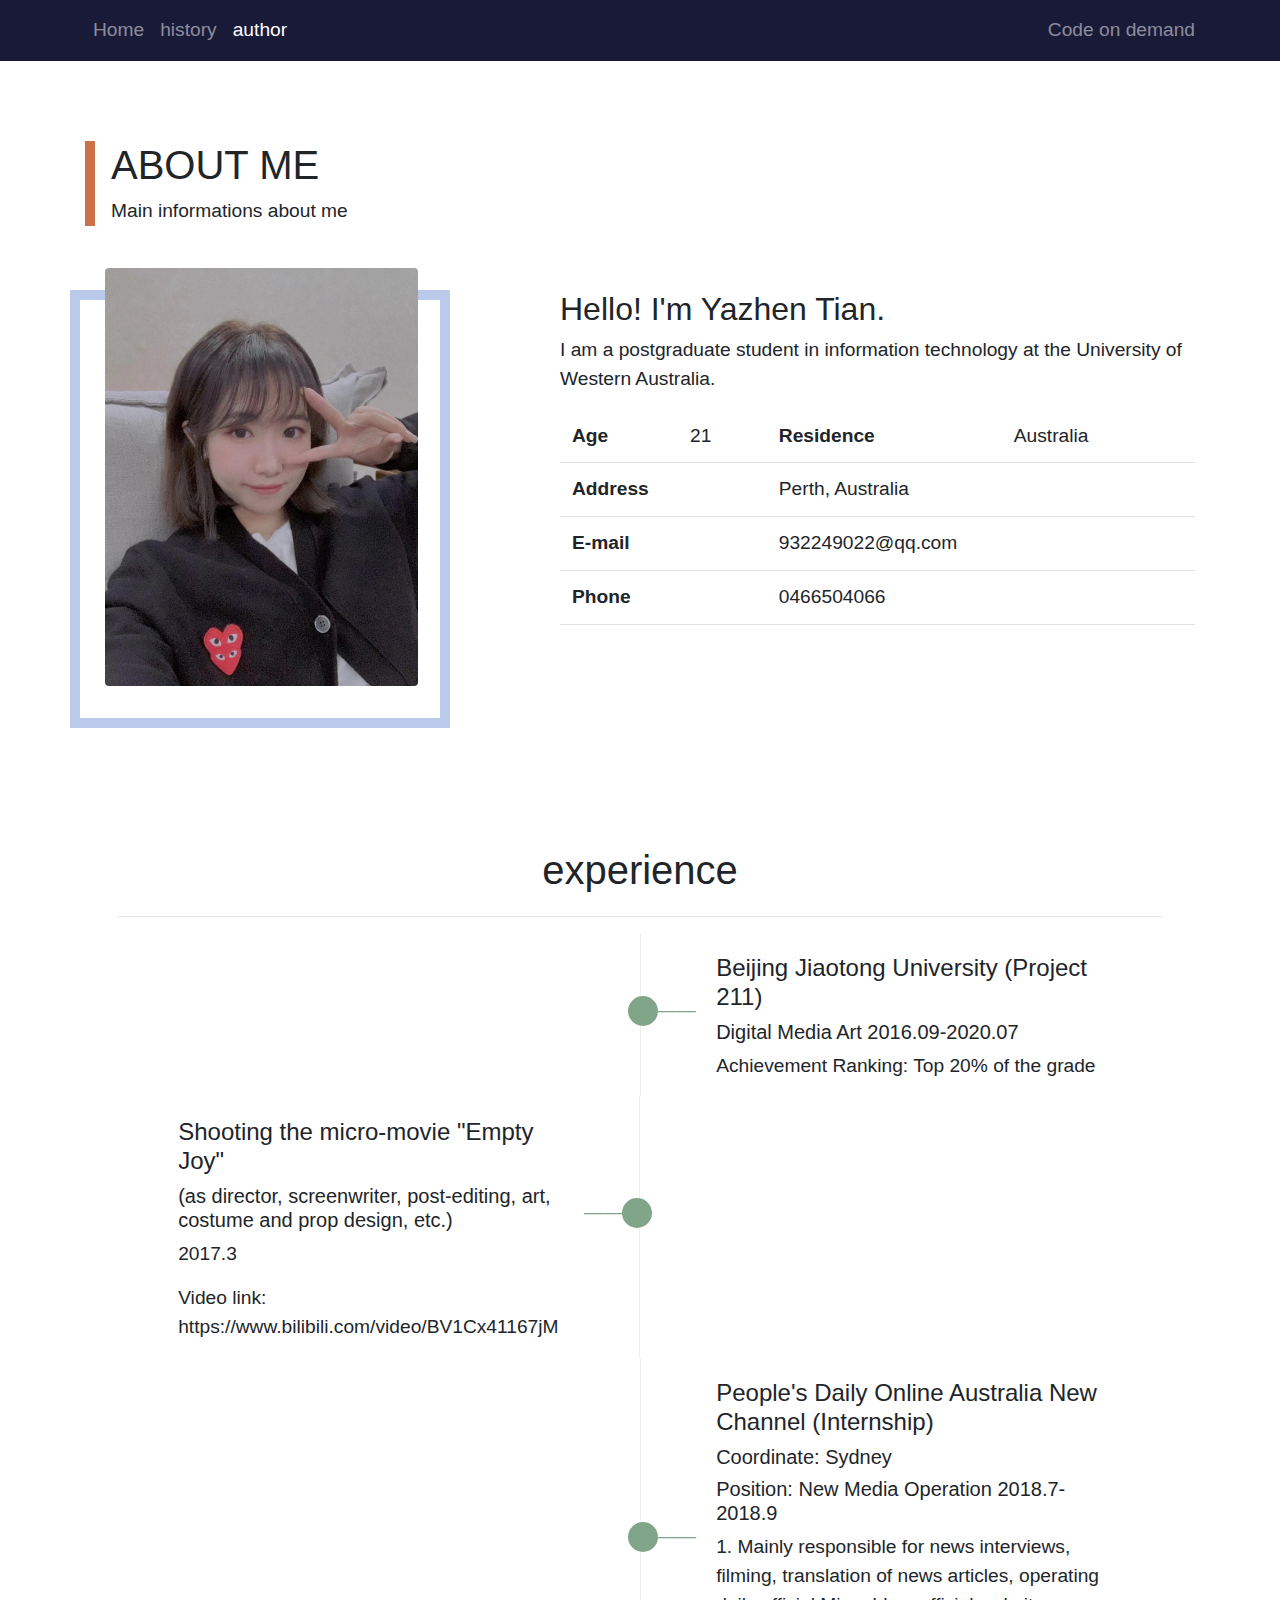
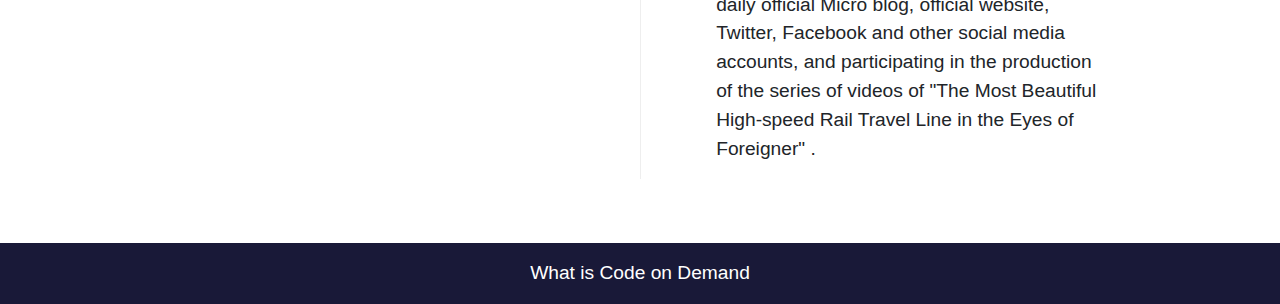
<file: author.html>
<!DOCTYPE html>
<html lang="en">

<head>
    <meta charset="UTF-8">
    <meta http-equiv="X-UA-Compatible" content="IE=edge">
    <meta name="viewport" content="width=device-width, initial-scale=1.0">
    <link rel="stylesheet" href="css/bootstrap.min.css">
    <link rel="stylesheet" href="css/style.css">
    <title>about me</title>
</head>

<body>
    <!-- nav -->
    <nav class="navbar navbar-expand-lg navbar-dark">
        <div class="container">
            <button class="navbar-toggler" type="button" data-toggle="collapse" data-target="#navbarText" aria-controls="navbarText" aria-expanded="false" aria-label="Toggle navigation">
              <span class="navbar-toggler-icon"></span>
            </button>
            <!-- collapse -->
            <div class="collapse navbar-collapse" id="navbarText">
                <ul class="navbar-nav mr-auto">
                    <li class="nav-item">
                        <a class="nav-link" href="./index.html">Home</a>
                    </li>
                    <li class="nav-item">
                        <a class="nav-link" href="./history.html">history</a>
                    </li>
                    <li class="nav-item active">
                        <a class="nav-link" href="./author.html">author</a>
                    </li>
                </ul>
                <!-- navbar-text -->
                <span class="navbar-text">Code on demand</span>
            </div>
        </div>
    </nav>
    <!-- /nav -->
    <!-- about me -->
    <section class="container about">
        <div class="tit">
            <h1>ABOUT ME</h1>
            <p>Main informations about me</p>
        </div>
        <div class="row">
            <div class="col-md-4 about-lf">
                <img src="./images/me.png" alt="" class="rounded" id="me">
            </div>
            <div class="col-md-7 offset-1 about-rg">
                <h2>Hello! I'm Yazhen Tian.</h2>
                <p>
                    I am a postgraduate student in information technology at the University of Western Australia.
                </p>
                <table class="table">
                    <tbody>
                        <tr>
                            <th>Age</th>
                            <td>21</td>
                            <th>Residence</th>
                            <td>Australia</td>
                        </tr>
                        <tr>
                            <th colspan="2">Address</th>
                            <td colspan="2"> Perth, Australia</td>
                        </tr>
                        <tr>
                            <th colspan="2">E-mail</th>
                            <td colspan="2"> 932249022@qq.com</td>
                        </tr>
                        <tr>
                            <th colspan="2">Phone</th>
                            <td colspan="2">0466504066</td>
                        </tr>
                    </tbody>
                </table>
            </div>
        </div>
    </section>
    <!-- experience -->
    <section class="container experience">
        <h1>experience</h1>
        <hr>
        <div class="row">
            <div class="col-md-6 offset-6 text-rg">
                <h4>Beijing Jiaotong University (Project 211) </h4>
                <h5>Digital Media Art 2016.09-2020.07</h5>
                <p>Achievement Ranking: Top 20% of the grade</p>
                <span><i></i>——</span>
            </div>
            <div class="col-md-6 text-lf">
                <h4>Shooting the micro-movie "Empty Joy" </h4>
                <h5>(as director, screenwriter, post-editing, art, costume and prop design, etc.)</h5>
                <p>2017.3</p>
                <p>Video link: https://www.bilibili.com/video/BV1Cx41167jM</p>
                <span>——<i></i></span>
            </div>
            <div class="col-md-6 offset-6 text-rg">
                <h4>People's Daily Online Australia New Channel (Internship) </h4>
                <h5>Coordinate: Sydney</h5>
                <h5>Position: New Media Operation 2018.7-2018.9</h5>
                <p>
                    1. Mainly responsible for news interviews, filming, translation of news articles, operating daily official Micro blog, official website, Twitter, Facebook and other social media accounts, and participating in the production of the series of videos of
                    "The Most Beautiful High-speed Rail Travel Line in the Eyes of Foreigner" .
                </p>
                <!-- <p>
                    2. Responsible for contacting institutions, docking news interviews, and publishing a number of interviews on the official website of People's Daily Online.
                </p>
                <p>
                    3. Welcome the Xiamen University student delegation to Sydney, and welcome the delegation to learn about Sydney.
                </p> -->
                <span><i></i>——</span>
            </div>
        </div>
    </section>
    <!-- footer -->
    <footer>
        What is Code on Demand
    </footer>

    <script src="./js/jquery-3.6.0.min.js"></script>
    <script src="./js/bootstrap.min.js"></script>
</body>

</html>
</file>
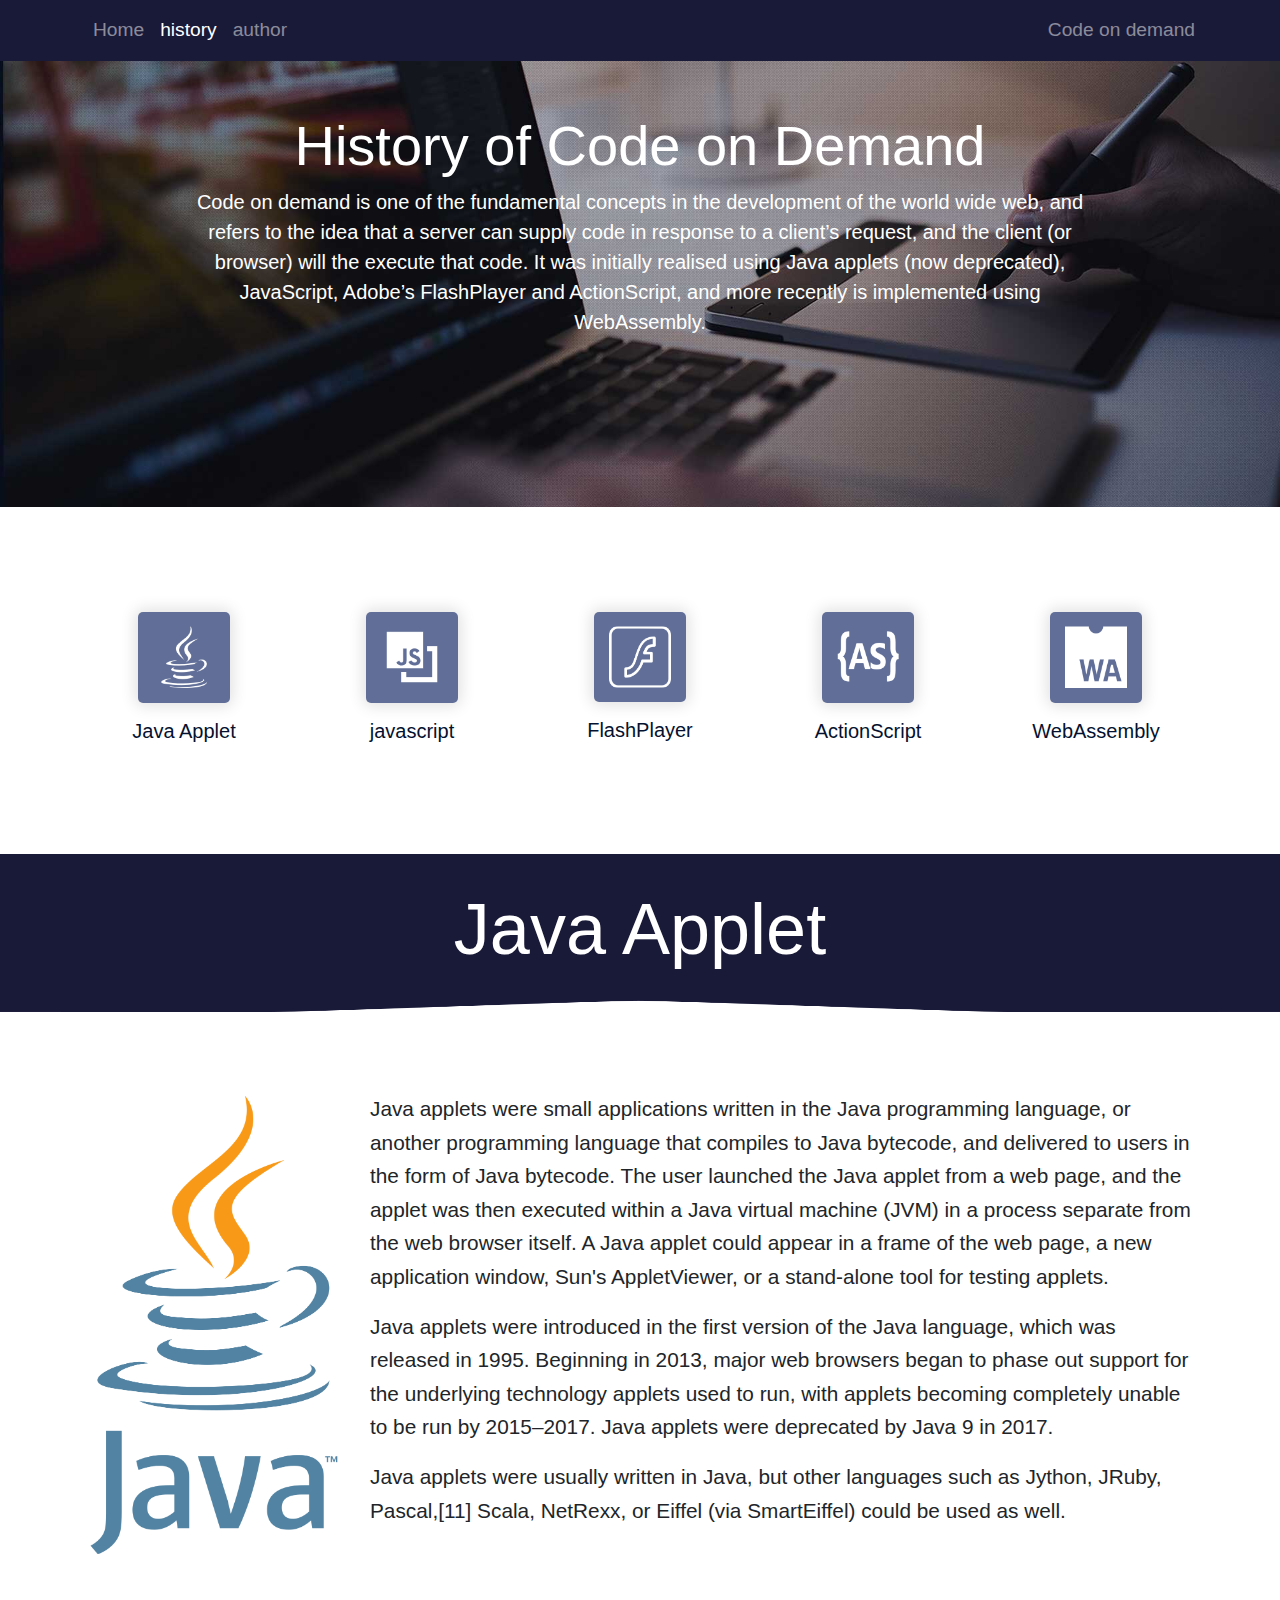
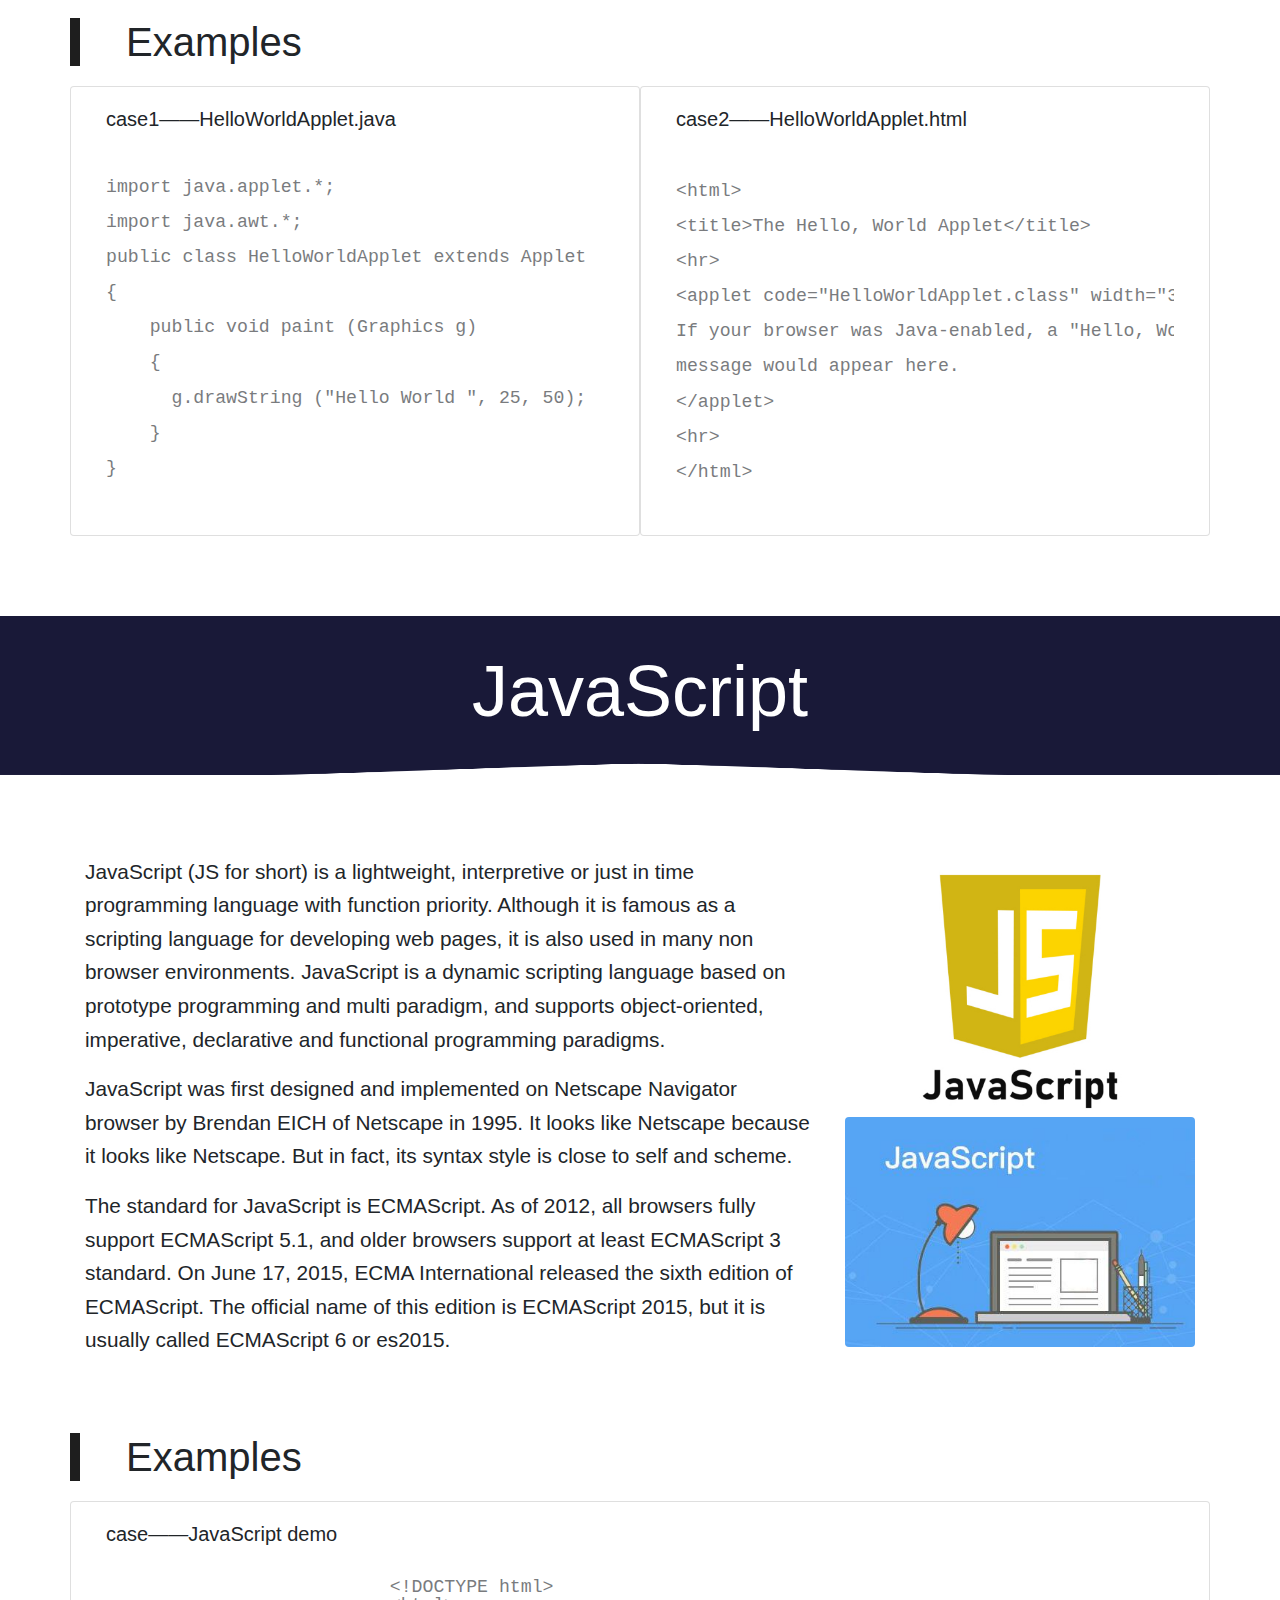
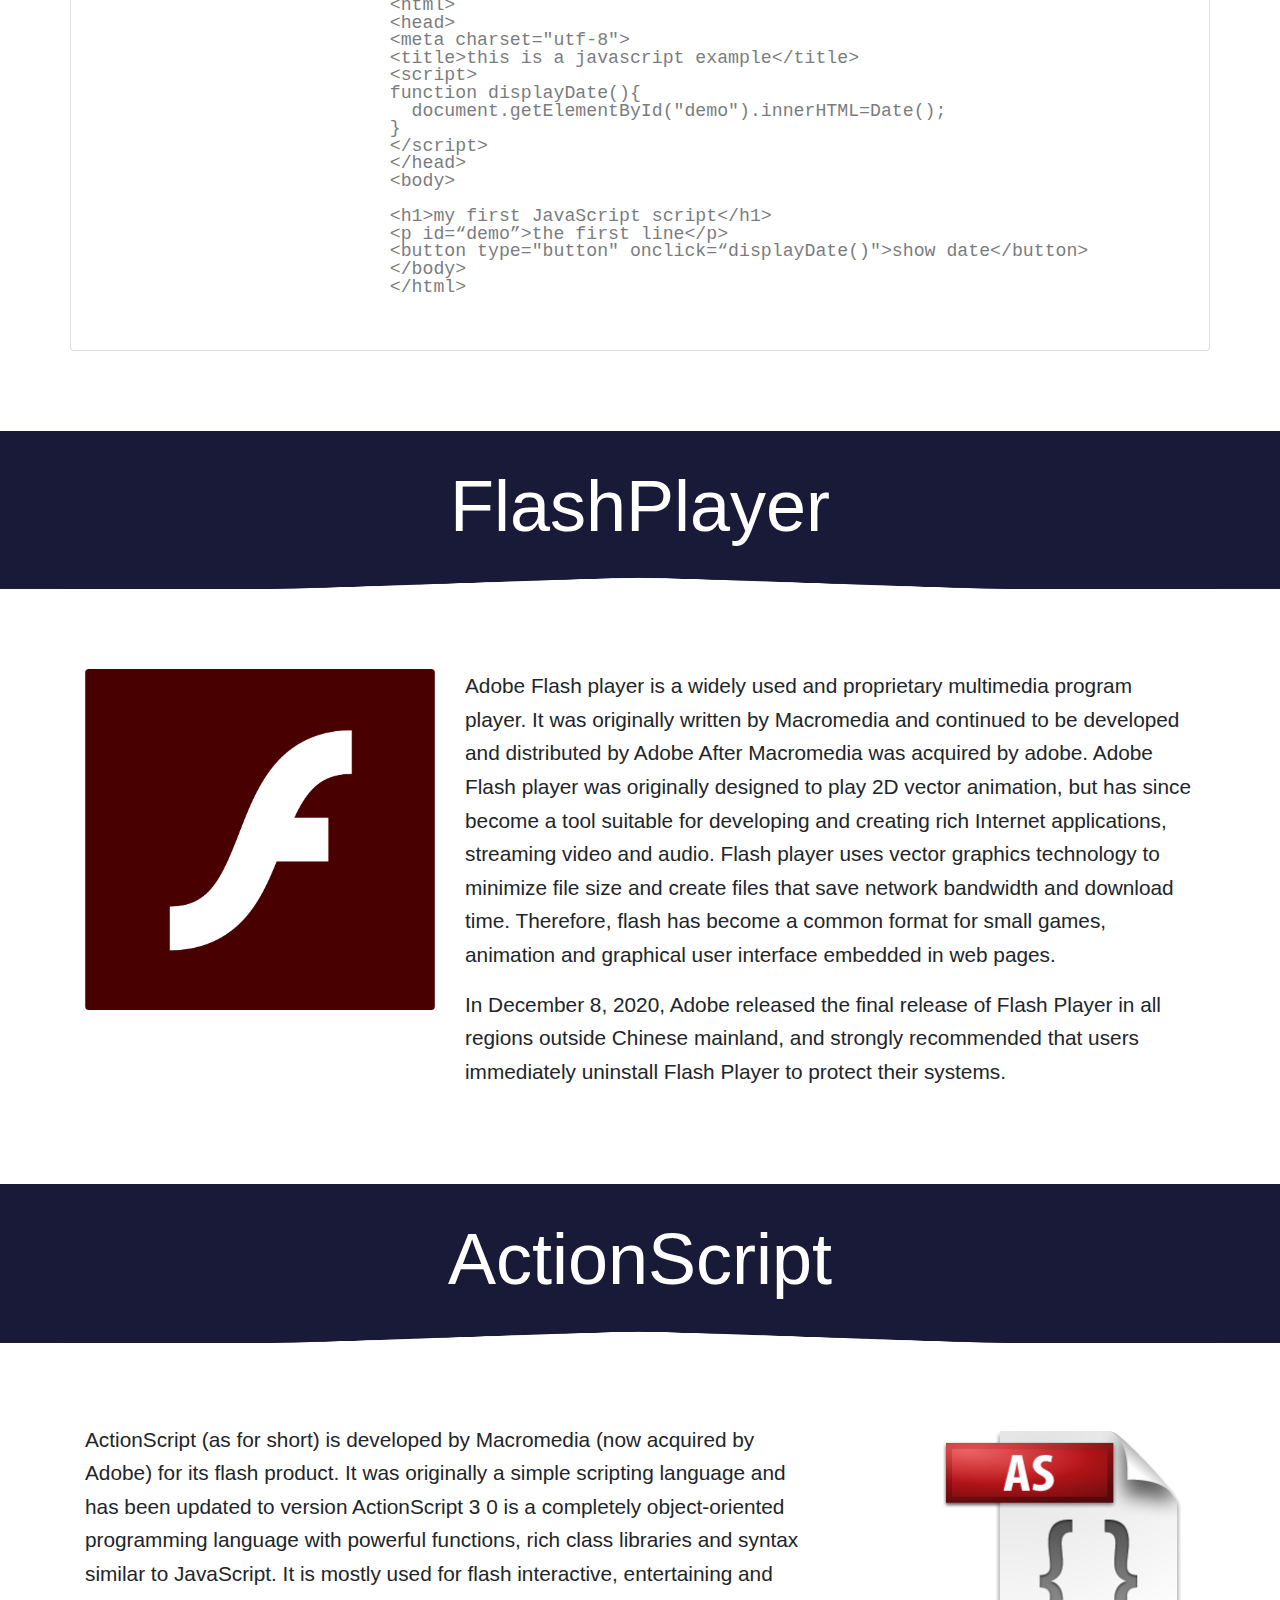
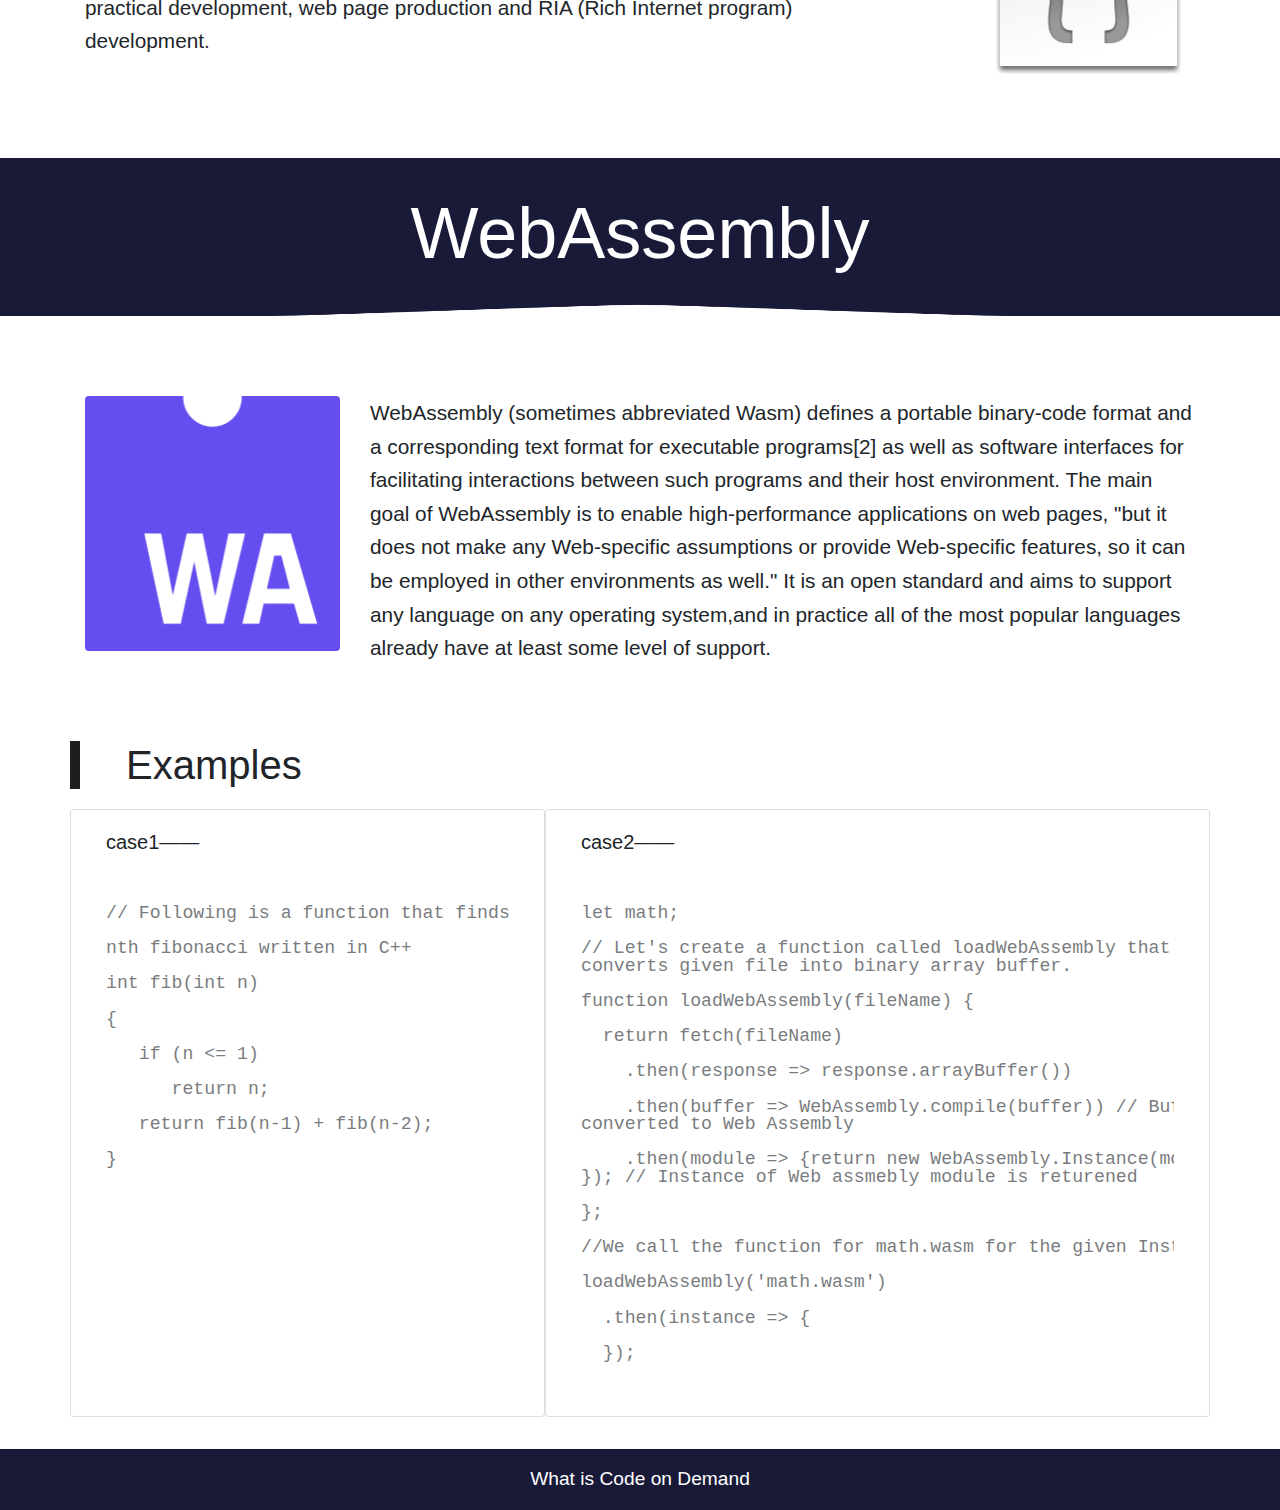
<file: history.html>
<!DOCTYPE html>
<html lang="en">

<head>
    <meta charset="UTF-8">
    <meta http-equiv="X-UA-Compatible" content="IE=edge">
    <meta name="viewport" content="width=device-width, initial-scale=1.0">
    <link rel="stylesheet" href="css/bootstrap.min.css">
    <link rel="stylesheet" href="css/style.css">
    <title>history</title>
</head>

<body>
    <!-- nav -->
    <nav class="navbar navbar-expand-lg navbar-dark">
        <div class="container">
            <button class="navbar-toggler" type="button" data-toggle="collapse" data-target="#navbarText" aria-controls="navbarText" aria-expanded="false" aria-label="Toggle navigation">
              <span class="navbar-toggler-icon"></span>
            </button>
            <!-- collapse -->
            <div class="collapse navbar-collapse" id="navbarText">
                <ul class="navbar-nav mr-auto">
                    <li class="nav-item">
                        <a class="nav-link" href="./index.html">Home</a>
                    </li>
                    <li class="nav-item active">
                        <a class="nav-link" href="./history.html">history</a>
                    </li>
                    <li class="nav-item">
                        <a class="nav-link" href="./author.html">author</a>
                    </li>
                </ul>
                <!-- navbar-text -->
                <span class="navbar-text">Code on demand</span>
            </div>
        </div>
    </nav>
    <!-- carousel -->
    <div id="carouselExampleCaptions" class="carousel slide" data-ride="carousel">
        <div class="carousel-inner">
            <div class="carousel-item active">
                <img src="./images/big1.jpg" class="d-block w-100" alt="...">
                <div class="carousel-caption d-none d-md-block">
                    <h1 class="display-4">History of Code on Demand</h1>
                    <p class="lead">Code on demand is one of the fundamental concepts in the development of the world wide web, and refers to the idea that a server can supply code in response to a client’s request, and the client (or browser) will the execute that code.
                        It was initially realised using Java applets (now deprecated), JavaScript, Adobe’s FlashPlayer and ActionScript, and more recently is implemented using WebAssembly. </p>
                </div>
            </div>
        </div>
    </div>
    <!-- history -->
    <div class="container history">
        <div class="row">
            <a href="#part1" class="col">
                <img src="./images/java.png" alt="">
                <h5>Java Applet</h5>
            </a>
            <a href="#part2" class="col">
                <img src="./images/javascript.png" alt="">
                <h5>javascript</h5>
            </a>
            <a href="#part3" class="col">
                <img src="./images/flashplayer.png" alt="">
                <h5>FlashPlayer</h5>
            </a>
            <a href="#part4" class="col">
                <img src="./images/actionscript.png" alt="">
                <h5>ActionScript</h5>
            </a>
            <a href="#part5" class="col">
                <img src="./images/webassembly.png" alt="">
                <h5>WebAssembly</h5>
            </a>
        </div>
    </div>
    <!-- part1 java applet -->
    <section class="part" id="part1">
        <h1 class="display-3">Java Applet</h1>
        <div class="container">
            <div class="row">
                <div class="col-md-3">
                    <img src="./images/Java1.png " alt=" " class="rounded float-left ">
                </div>
                <div class="col-md-9 ">
                    <!-- <p> Applet is a java program. It generally runs in a web browser that supports Java. Because it has complete Java API support, applet is a full-featured Java application. The four methods in the applet class provide us with a framework
                        on which you can develop applets:
                    </p> -->
                    <p>
                        Java applets were small applications written in the Java programming language, or another programming language that compiles to Java bytecode, and delivered to users in the form of Java bytecode. The user launched the Java applet from a web page, and
                        the applet was then executed within a Java virtual machine (JVM) in a process separate from the web browser itself. A Java applet could appear in a frame of the web page, a new application window, Sun's AppletViewer, or a stand-alone
                        tool for testing applets.
                    </p>
                    <p>
                        Java applets were introduced in the first version of the Java language, which was released in 1995. Beginning in 2013, major web browsers began to phase out support for the underlying technology applets used to run, with applets becoming completely unable
                        to be run by 2015–2017. Java applets were deprecated by Java 9 in 2017.
                    </p>
                    <p>Java applets were usually written in Java, but other languages such as Jython, JRuby, Pascal,[11] Scala, NetRexx, or Eiffel (via SmartEiffel) could be used as well.</p>
                </div>
            </div>
            <h1 class="row h1_tit">Examples</h1>
            <div class="row">
                <div class="col-md-6 card">
                    <div class="card-body">
                        <h5 class="card-title">case1——HelloWorldApplet.java</h5>
                        <pre><code>
                          <br>import java.applet.*;
                          <br>import java.awt.*;               
                          <br>public class HelloWorldApplet extends Applet
                          <br>{
                          <br>    public void paint (Graphics g)
                          <br>    {
                          <br>      g.drawString ("Hello World ", 25, 50);
                          <br>    }
                          <br>}
                          </code></pre>
                    </div>
                </div>
                <div class="col-md-6 card">
                    <div class="card-body">
                        <h5 class="card-title">case2——HelloWorldApplet.html</h5>
                        <p class="card-text"> <pre><code>
                         <br>&lt;html&gt;
                         <br>&lt;title&gt;The Hello, World Applet&lt;/title&gt;
                         <br>&lt;hr&gt;
                         <br>&lt;applet code=&quot;HelloWorldApplet.class&quot; width=&quot;320&quot; height=&quot;120&quot;&gt;
                         <br>If your browser was Java-enabled, a &quot;Hello, World&quot;
                         <br>message would appear here.
                         <br>&lt;/applet&gt;
                         <br>&lt;hr&gt;
                         <br>&lt;/html&gt;
                        </code></pre></p>
                    </div>
                </div>
            </div>
        </div>
    </section>

    <!-- part2 javascript -->
    <section class="part" id="part2">
        <h1 class="display-3">JavaScript</h1>
        <div class="container">
            <div class="row">
                <div class="col-md-8">
                    <p>
                        JavaScript (JS for short) is a lightweight, interpretive or just in time programming language with function priority. Although it is famous as a scripting language for developing web pages, it is also used in many non browser environments. JavaScript
                        is a dynamic scripting language based on prototype programming and multi paradigm, and supports object-oriented, imperative, declarative and functional programming paradigms.
                    </p>
                    <p>
                        JavaScript was first designed and implemented on Netscape Navigator browser by Brendan EICH of Netscape in 1995. It looks like Netscape because it looks like Netscape. But in fact, its syntax style is close to self and scheme.
                    </p>
                    <p>
                        The standard for JavaScript is ECMAScript. As of 2012, all browsers fully support ECMAScript 5.1, and older browsers support at least ECMAScript 3 standard. On June 17, 2015, ECMA International released the sixth edition of ECMAScript. The official name
                        of this edition is ECMAScript 2015, but it is usually called ECMAScript 6 or es2015.
                    </p>
                </div>
                <div class="col-md-4">
                    <img src="./images/javascript1.jpg " alt=" " class="rounded float-left ">
                    <img src="./images/javascript3.jpeg " alt=" " class="rounded float-left ">
                </div>
            </div>
            <h1 class="row h1_tit">Examples</h1>
            <div class="row">
                <div class="col card">
                    <div class="card-body">
                        <h5 class="card-title">case——JavaScript demo</h5>
                        <p class="card-text">
                            <pre><code>
                          &lt;!DOCTYPE html&gt;
                          &lt;html&gt;
                          &lt;head&gt;
                          &lt;meta charset=&quot;utf-8&quot;&gt;
                          &lt;title&gt;this is a javascript example&lt;/title&gt;
                          &lt;script&gt;
                          function displayDate(){
                            document.getElementById(&quot;demo&quot;).innerHTML=Date();
                          }
                          &lt;/script&gt;
                          &lt;/head&gt;
                          &lt;body&gt;
                          
                          &lt;h1&gt;my first JavaScript script&lt;/h1&gt;
                          &lt;p id=“demo”&gt;the first line&lt;/p&gt;
                          &lt;button type=&quot;button&quot; onclick=“displayDate()&quot;&gt;show date&lt;/button&gt;
                          &lt;/body&gt;
                          &lt;/html&gt;
                    </code></pre>
                        </p>
                    </div>
                </div>
            </div>
        </div>
    </section>

    <!-- part3 FlashPlayer -->
    <section class="part" id="part3">
        <h1 class="display-3">FlashPlayer</h1>
        <div class="container">
            <div class="row">
                <div class="col-md-4">
                    <img src="./images/FlashPlayer1.png " alt=" " class="rounded float-left ">
                </div>
                <div class="col-md-8">
                    <p>
                        Adobe Flash player is a widely used and proprietary multimedia program player. It was originally written by Macromedia and continued to be developed and distributed by Adobe After Macromedia was acquired by adobe. Adobe Flash player was originally designed
                        to play 2D vector animation, but has since become a tool suitable for developing and creating rich Internet applications, streaming video and audio. Flash player uses vector graphics technology to minimize file size and create
                        files that save network bandwidth and download time. Therefore, flash has become a common format for small games, animation and graphical user interface embedded in web pages.
                    </p>
                    <p>
                        In December 8, 2020, Adobe released the final release of Flash Player in all regions outside Chinese mainland, and strongly recommended that users immediately uninstall Flash Player to protect their systems.
                    </p>
                </div>
            </div>
        </div>

    </section>
    <!-- part4 ActionScript -->
    <section class="part" id="part4">
        <h1 class="display-3">ActionScript</h1>
        <div class="container">
            <div class="row">
                <div class="col-md-8">
                    <p>
                        ActionScript (as for short) is developed by Macromedia (now acquired by Adobe) for its flash product. It was originally a simple scripting language and has been updated to version ActionScript 3 0 is a completely object-oriented programming language with
                        powerful functions, rich class libraries and syntax similar to JavaScript. It is mostly used for flash interactive, entertaining and practical development, web page production and RIA (Rich Internet program) development.
                    </p>
                </div>
                <div class="col-md-3 offset-1">
                    <img src="./images/ActionScript_icon.png " alt=" " class="rounded float-left ">
                </div>
            </div>
        </div>

    </section>

    <!-- part5 WebAssembly -->
    <section class="part" id="part5">
        <h1 class="display-3">WebAssembly</h1>
        <div class="container">
            <div class="row">
                <div class="col-md-3">
                    <img src="./images/WebAssembly1.png " alt=" " class="rounded float-left ">
                </div>
                <div class="col-md-9 ">
                    <!-- <p>
                        Webassembly is a low-level class assembly language with compact binary format, which can run close to the native performance, and provides a compilation target for languages such as C / C + + / rust so that they can run on the web. It is also designed
                        to coexist with JavaScript, allowing the two to work together.
                    </p> -->
                    <p>
                        WebAssembly (sometimes abbreviated Wasm) defines a portable binary-code format and a corresponding text format for executable programs[2] as well as software interfaces for facilitating interactions between such programs and their host environment. The
                        main goal of WebAssembly is to enable high-performance applications on web pages, "but it does not make any Web-specific assumptions or provide Web-specific features, so it can be employed in other environments as well." It is
                        an open standard and aims to support any language on any operating system,and in practice all of the most popular languages already have at least some level of support.
                    </p>
                </div>
            </div>
            <h1 class="row h1_tit">Examples</h1>
            <div class="row">
                <div class="col-md-5 card">
                    <div class="card-body">
                        <h5 class="card-title">case1——</h5>
                        <p class="card-text"> <pre><code>
                   <br>// Following is a function that finds  
                   <br>nth fibonacci written in C++
                   <br>int fib(int n)
                   <br>{
                   <br>   if (n <= 1)
                   <br>      return n;
                   <br>   return fib(n-1) + fib(n-2);
                   <br>}
                    </code></pre></p>
                    </div>
                </div>
                <div class="col-md-7 card">
                    <div class="card-body">
                        <h5 class="card-title">case2——</h5>
                        <p class="card-text"> <pre><code>
        <br>let math;
        <br>// Let&#x27;s create a function called loadWebAssembly that <br>converts given file into binary array buffer.
        <br>function loadWebAssembly(fileName) {
        <br>  return fetch(fileName)
        <br>    .then(response =&gt; response.arrayBuffer())
        <br>    .then(buffer =&gt; WebAssembly.compile(buffer)) // Buffer <br>converted to Web Assembly 
        <br>    .then(module =&gt; {return new WebAssembly.Instance(module) <br>}); // Instance of Web assmebly module is returened 
        <br>};   
        <br>//We call the function for math.wasm for the given Instance. 
        <br>loadWebAssembly(&#x27;math.wasm&#x27;)
        <br>  .then(instance =&gt; {
        <br>  }); 
                  </code></pre></p>
                    </div>
                </div>
            </div>
        </div>
    </section>

    <!-- footer -->
    <footer>
        What is Code on Demand
    </footer>

    <button id="btn-up"></button>
    <script src="./js/jquery-3.6.0.min.js "></script>
    <script src="./js/bootstrap.min.js "></script>
    <script>
        $(function() {
            $(document).scrollTop(100);
            // The rolled away part scrollTop() 
            // Page scroll event
            var boxTop = $(".history").offset().top;
            $(window).scroll(function() {
                if ($(document).scrollTop() >= boxTop) {
                    $("#btn-up").fadeIn();
                } else {
                    $("#btn-up").fadeOut();
                }
            });
            // Back to top
            $("#btn-up").click(function() {
                $("body, html").stop().animate({
                    scrollTop: 0
                });
            })
        })
    </script>
</body>

</html>
</file>
<file: css/style.css>
* {
    padding: 0;
    margin: 0;
}

a,
a:hover {
    color: #041230;
    text-decoration: none;
}

ul {
    list-style: none;
}

body {
    font-size: 1.2rem;
}

button {
    border: none;
    outline: none;
}

.navbar {
    background-color: #191938;
    color: #fff;
}

.carousel-caption {
    bottom: 30%;
}


/* define */

.define {
    overflow: hidden;
    margin: 40px auto;
    line-height: 2rem;
}

.defi-con img {
    width: 31%;
    margin-right: 4%;
}


/* Constraints */

.constraints {
    padding: 5%;
    margin: 20px auto 50px;
    background-color: #f3f6ff;
}

.cons-card {
    padding: 1% 4%;
    margin: 1%;
    background-color: #fff;
}

.cons-card img {
    display: block;
    width: 39%;
    padding: 1.6rem;
    border-radius: 50%;
    margin: 2rem auto 1rem;
    background-color: #6366f1;
    transition: transform ease-in 0.5s;
}

.cons-card:hover img {
    transform: rotate(360deg) scale(1.1);
}

.cons-card h4 {
    padding: 3% 0;
    text-align: center;
    /* font-size: 2rem; */
}


/* merits */

.merits {
    margin: 100px auto;
}

.advantage {
    padding: 4% 8%;
    /* margin-right: 2rem; */
    background-color: #3e4265;
    color: #fff;
    /* background-color: rgba(19, 16, 34, 0.5); */
    /* opacity: 0.5; */
}

.advantage,
.defect {
    transition: all ease-in-out 0.3s;
}

.advantage:hover,
.defect:hover {
    transform: scale(1.2);
}

.merits h2 {
    font-size: 4rem;
    color: #6366f1;
}

.defect {
    padding: 4% 8%;
    background-color: #ffffff;
}


/* examples */

.jumbotron {
    background-image: url(../images/big3.png);
    background-size: 100% 100%;
    color: #fff;
    margin-bottom: 5rem;
}

.examples .card:hover {
    box-shadow: 0 0 15px 5px #d2d5d7;
}

.examples .card img {
    height: 200px;
}

.examples .card-text {
    max-height: 138px;
    overflow: hidden;
    text-overflow: ellipsis;
    /* white-space: nowrap; */
}

.on-exa {
    background-color: #405186;
    color: #fff;
}


/* footer */

footer {
    margin-top: 2rem;
    padding: 1rem 0;
    background-color: #191938;
    color: #fff;
    text-align: center;
}


/* author page */

.about {
    margin: 80px auto;
}

.about .tit {
    padding: 0 1rem;
    margin: 1rem 0 4rem;
    border-left: 10px solid #ca7348;
}

.about-lf {
    position: relative;
    border: 10px solid #bacaeb;
}

.about-lf #me {
    position: relative;
    top: -2rem;
    left: 0.6rem;
    width: 95%;
    transition: transform ease-in 0.3s;
    /* animation: mymove 1s infinite; */
}

#me:hover {
    box-shadow: 0 0 13px 3px #bacaeb;
    transform: scale(1.1);
}

.about table {
    margin: 1rem auto;
}

.about td,
.about th {
    border-top: none;
    border-bottom: 1px solid #dee2e6;
}


/* experience */

.experience {
    padding: 2rem 3rem;
}

.experience h1 {
    text-align: center;
    line-height: 60px;
}

.text-lf {
    padding: 2% 7% 0;
    border-right: 1px solid #eee;
}

.text-rg {
    padding: 2% 7% 0;
    border-left: 1px solid #eee;
}

.text-lf:hover,
.text-rg:hover {
    box-shadow: 0 0 15px 2px #dfdcdc;
}

.text-rg span,
.text-lf span {
    position: absolute;
    top: 39%;
    color: #81a589;
}

.text-rg span {
    left: -2.5%;
}

.text-lf span {
    right: -2.5%;
}

.text-rg i,
.text-lf i {
    display: inline-block;
    vertical-align: middle;
    width: 30px;
    height: 30px;
    border-radius: 200%;
    background: #81a589;
}


/* history page */

#btn-up {
    position: fixed;
    top: 50%;
    margin-top: -50px;
    right: 0;
    width: 100px;
    height: 100px;
    background-color: #8a8f94d1;
    background-image: url(../images/up.png);
    background-size: 60%;
    background-position: center;
    background-repeat: no-repeat;
}

.history {
    margin: 66px auto 0;
    text-align: center;
}

.history .col {
    padding: 2%;
}

.history img {
    width: 50%;
    padding: 8%;
    margin: 1rem;
    border-radius: 5px;
    background-color: #616f98;
    box-shadow: 0 0 15px 3px #e1e1e1;
}

.history .col img:hover {
    transform: scale(1.3);
}

.part {
    line-height: 2.1rem;
    font-size: 1.3rem;
}

.part img {
    width: 100%;
}

.part>h1 {
    padding: 2rem 0 2.5rem;
    margin: 5rem 0;
    background-image: url(../images/big6.png);
    background-size: 100% 100%;
    color: #fff;
    text-align: center;
}

.h1_tit {
    border-left: 10px solid #1e1e1e;
    padding: 0 46px;
    margin: 60px -15px 20px;
}

.part pre {
    overflow: hidden;
    line-height: 1.1rem;
    text-align: left;
    opacity: 0.6;
}

.part pre:hover {
    color: #36875e;
    opacity: 1;
}
</file>
